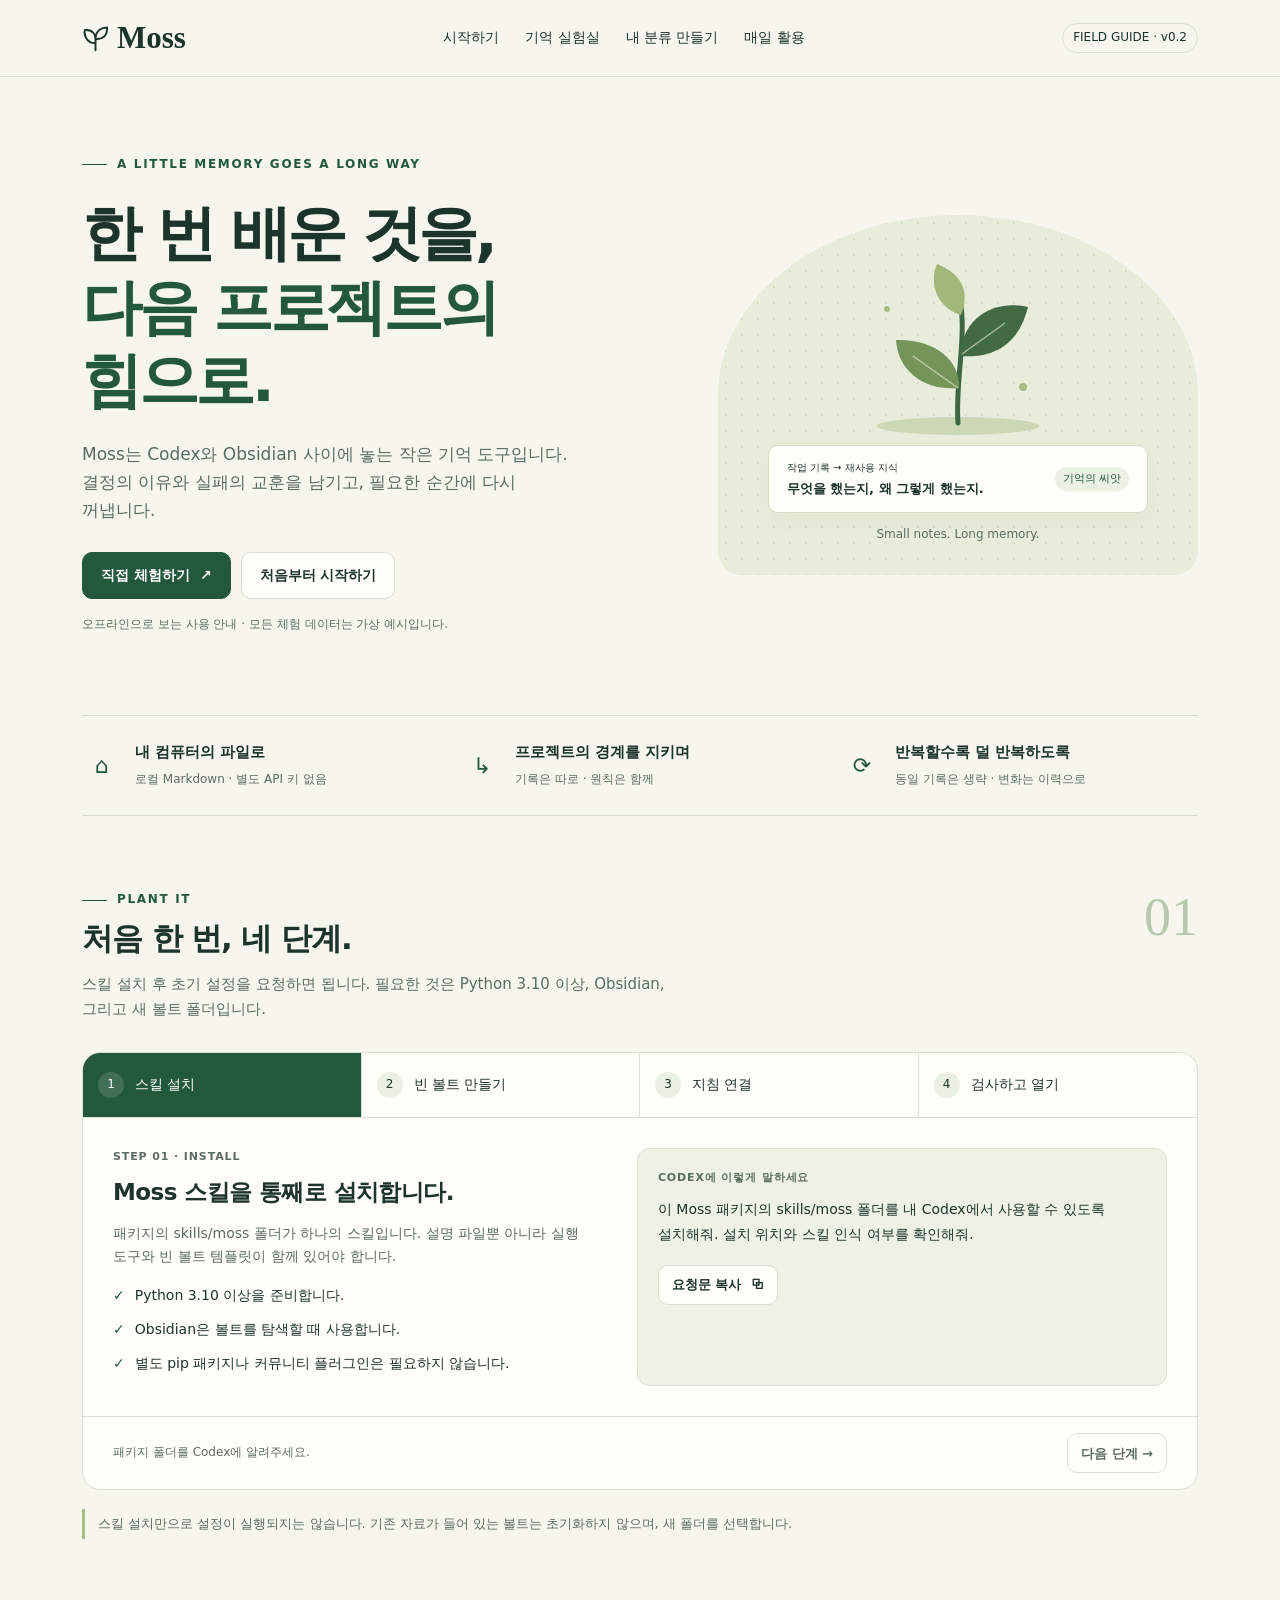
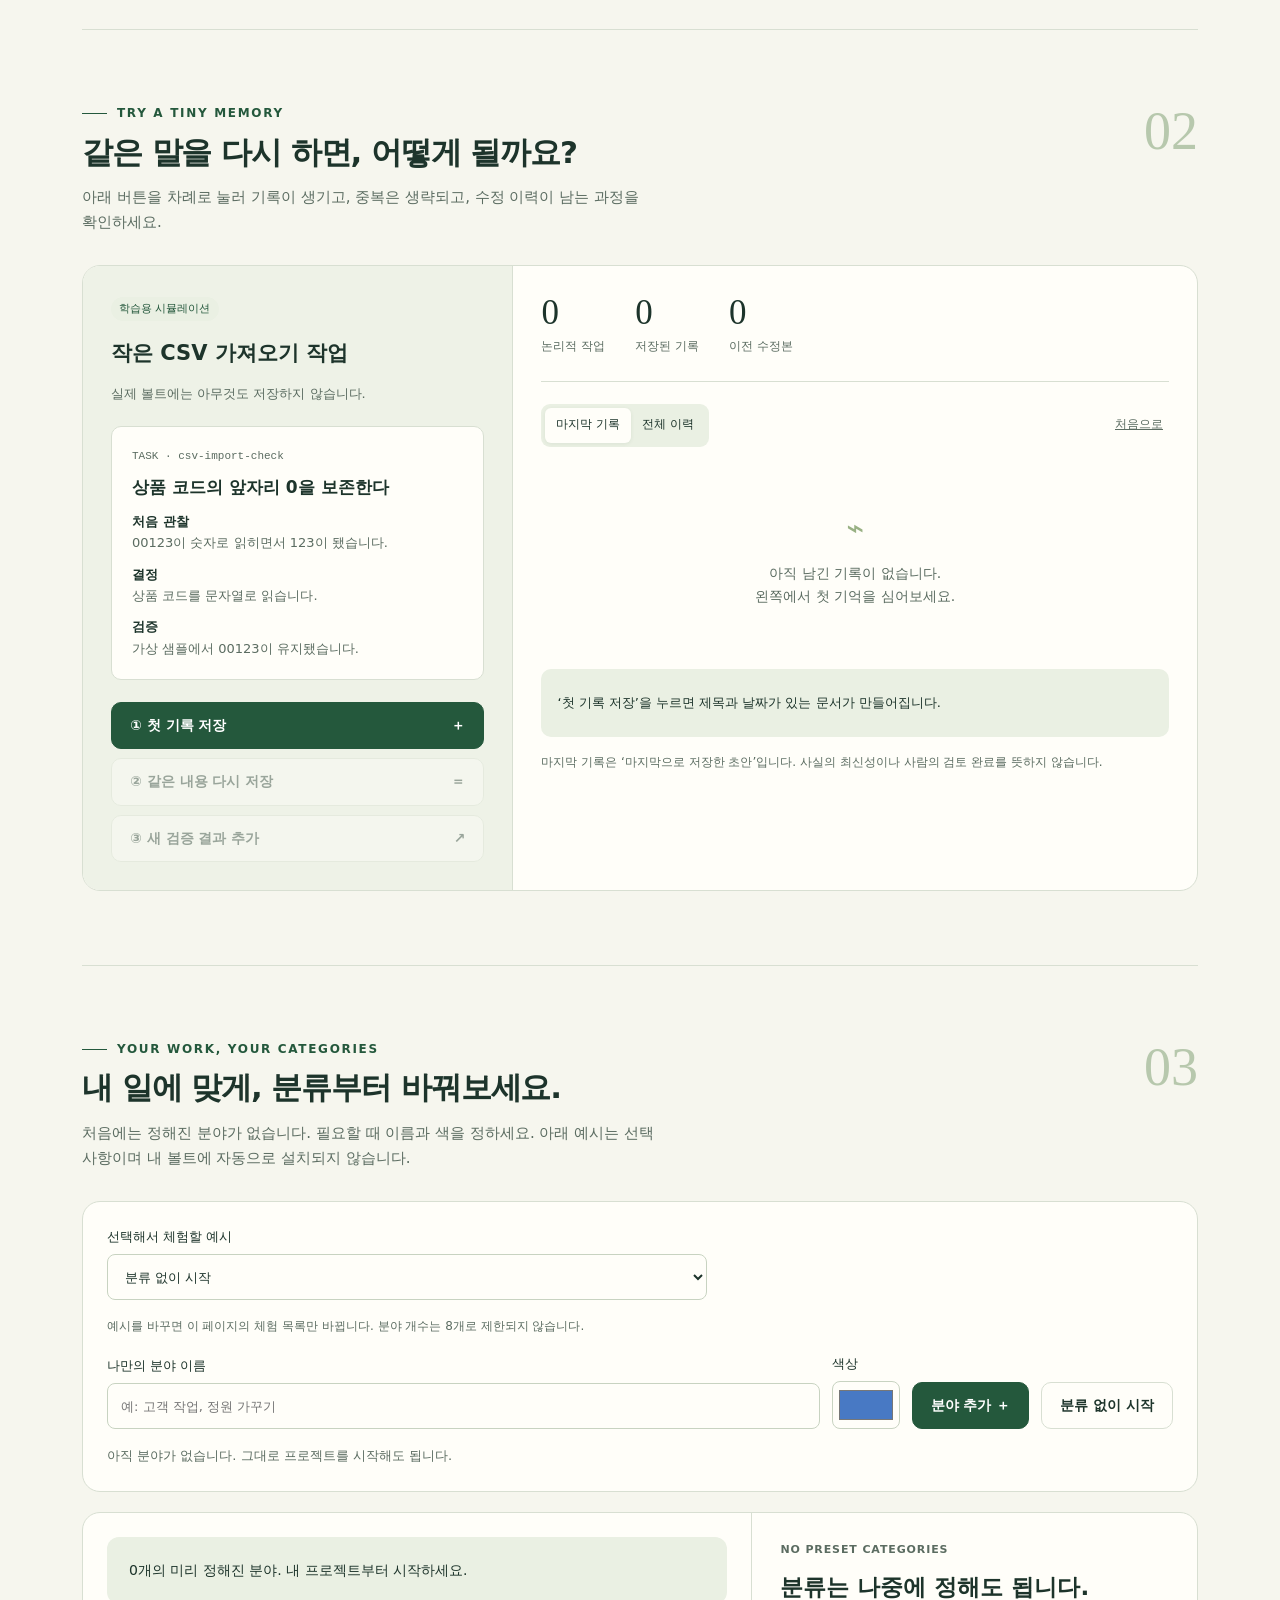
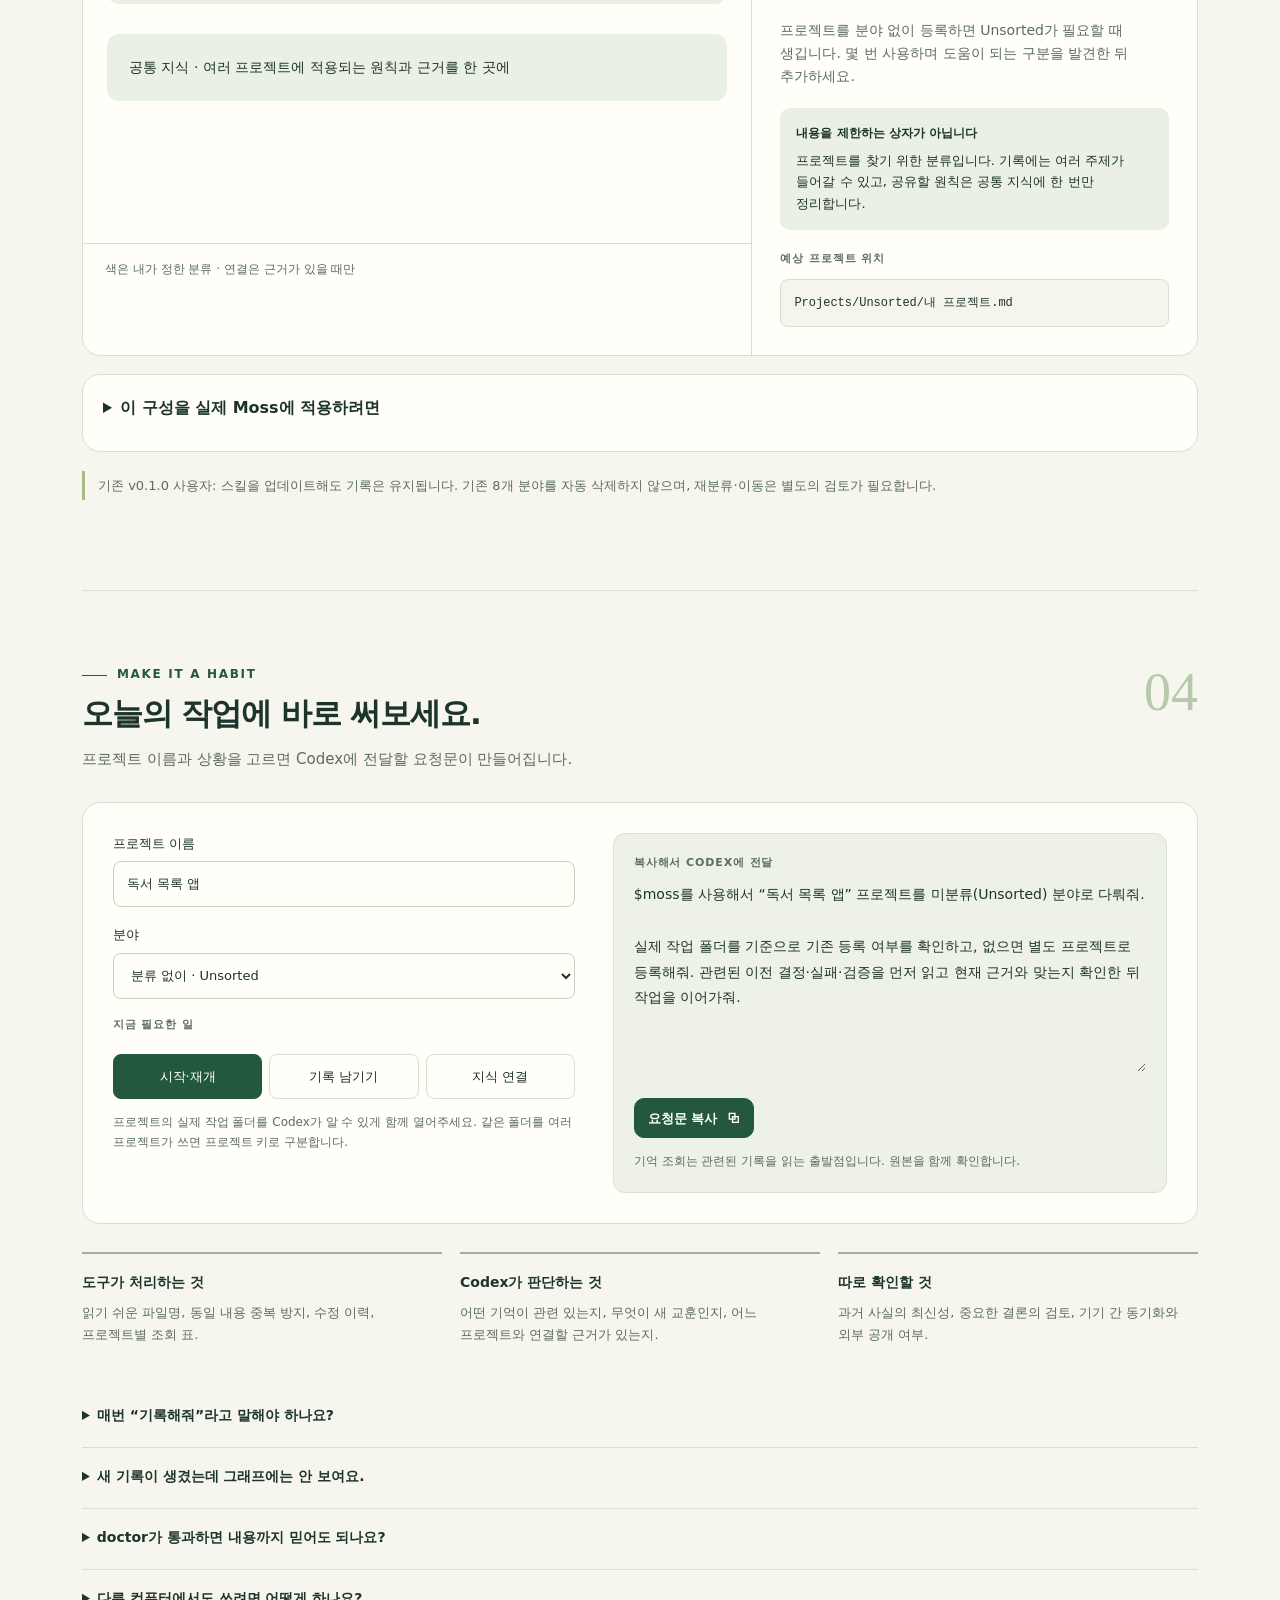
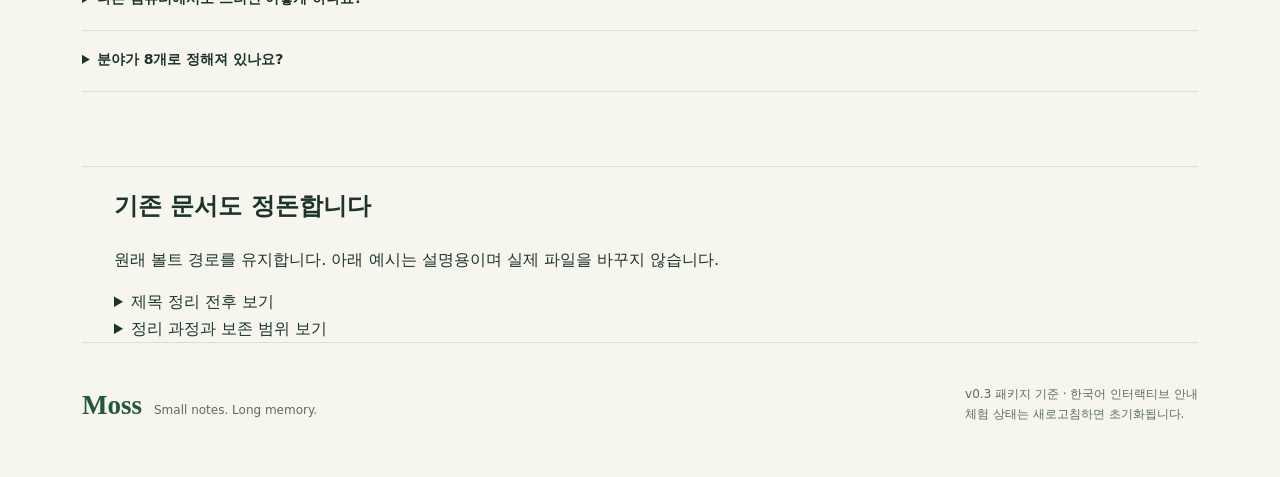
<file: docs/index.html>
<!doctype html>
<html lang="ko">
<head>
<meta charset="utf-8"><meta name="viewport" content="width=device-width,initial-scale=1">
<meta name="color-scheme" content="light"><title>Moss · 기억을 키우는 작은 사용 설명서</title>
<style>
:root{--paper:#f6f6ee;--ink:#1d342b;--muted:#5b6c61;--green:#24583c;--lime:#dbe9a7;--line:#d8dfd2;--white:#fffef9;--soft:#eaf0e3;--blue:#4879c4;--teal:#35a38b;--orange:#de9745;--purple:#8672bd;--pink:#cf7895;--invest:#619846;--tan:#a98a61;--slate:#7d8897;--shared:#2d9d9d}
*{box-sizing:border-box}html{scroll-behavior:smooth;scroll-padding-top:100px}body{margin:0;background:var(--paper);color:var(--ink);font-family:Inter,"Pretendard","Noto Sans KR","Malgun Gothic",system-ui,sans-serif;line-height:1.65;word-break:keep-all}button,input,select,textarea{font:inherit}button,a,input,select,summary,textarea{-webkit-tap-highlight-color:transparent}button{cursor:pointer}button:disabled{cursor:not-allowed;opacity:.4}button:focus-visible,a:focus-visible,input:focus-visible,select:focus-visible,summary:focus-visible,textarea:focus-visible{outline:3px solid #8a6cba;outline-offset:4px}a{color:inherit;text-decoration-thickness:1px;text-underline-offset:4px}button{color:inherit}svg{display:block}::selection{background:var(--lime)}[hidden]{display:none!important}.wrap{max-width:1180px;margin:auto;padding:0 32px}.top{position:sticky;top:0;z-index:10;border-bottom:1px solid var(--line);background:rgba(246,246,238,.96);backdrop-filter:blur(15px)}.top .wrap{display:flex;justify-content:space-between;align-items:center;gap:24px;min-height:76px}.brand{font-family:Georgia,serif;font-size:31px;font-weight:bold;text-decoration:none;display:flex;align-items:center;gap:8px}.brand svg{width:27px;height:30px}.top nav{display:flex;gap:26px;font-size:14px}.top nav a{text-decoration:none}.top nav a:hover{color:var(--green);text-decoration:underline}.version{font-size:12px;border:1px solid var(--line);border-radius:20px;padding:4px 10px;white-space:nowrap}.hero{display:grid;grid-template-columns:1.2fr 1fr;gap:60px;align-items:center;padding-top:78px;padding-bottom:80px}.eyebrow{font-size:12px;font-weight:700;letter-spacing:.14em;text-transform:uppercase;color:var(--green);display:flex;align-items:center;gap:10px}.eyebrow:before{content:"";width:25px;height:1px;background:currentColor}h1{font-size:clamp(38px,4.7vw,60px);font-weight:750;line-height:1.23;letter-spacing:-.055em;margin:22px 0}h1 em{font-style:normal;color:var(--green);position:relative}p{margin:0 0 16px}.lead{color:var(--muted);font-size:17px;max-width:490px}.actions{display:flex;flex-wrap:wrap;gap:10px;margin-top:28px}.btn{display:inline-flex;justify-content:center;align-items:center;gap:10px;padding:11px 18px;min-height:46px;border:1px solid var(--line);border-radius:10px;background:var(--white);text-decoration:none;font-size:14px;font-weight:600;transition:background .15s,transform .15s}.btn:hover:not(:disabled){background:var(--soft);transform:translateY(-1px)}.btn.primary{background:var(--green);color:white;border-color:var(--green)}.btn.primary:hover{background:#18452c}.btn.small{padding:8px 13px;min-height:40px;font-size:13px}.caption{font-size:12px;color:var(--muted);margin-top:16px}.hero-art{position:relative;min-height:360px;background:#e8eddb;border-radius:50% 50% 24px 24px;display:flex;flex-direction:column;align-items:center;justify-content:center;padding:26px 16px;overflow:hidden}.hero-art:before{content:"";position:absolute;inset:0;background-image:radial-gradient(#869e762f .8px,transparent .8px);background-size:16px 16px}.hero-art>svg{height:200px;width:240px;position:relative}.sprout{transform-origin:120px 180px;animation:sway 7s ease-in-out infinite}.floating-note{position:relative;background:var(--white);border:1px solid #d5ddc6;border-radius:10px;padding:12px 18px;font-size:12px;box-shadow:0 8px 20px #2845280a;width:85%;display:flex;justify-content:space-between;align-items:center;gap:12px}.floating-note b{font-size:13px}.badge{display:inline-block;font-size:11px;border-radius:20px;padding:3px 8px;background:var(--soft);color:var(--green);white-space:nowrap}.art-footer{position:relative;margin-top:12px;font-size:12px;color:var(--muted)}.manifest{padding:24px 0;border-top:1px solid var(--line);border-bottom:1px solid var(--line);display:grid;grid-template-columns:repeat(3,1fr);gap:24px}.manifest>div{display:flex;align-items:center;gap:13px}.manifest strong{display:block;font-size:15px}.manifest small{color:var(--muted);font-size:12px}.symbol{font-size:22px;color:var(--green);width:40px;text-align:center}section{padding:74px 0;border-bottom:1px solid var(--line)}.section-head{display:flex;align-items:start;justify-content:space-between;gap:28px;margin-bottom:30px}.section-head h2{font-size:31px;line-height:1.35;letter-spacing:-.035em;margin:8px 0 12px}.section-head p{color:var(--muted);font-size:15px;max-width:620px;margin-bottom:0}.section-n{font-family:Georgia,serif;font-size:54px;line-height:1;color:#b7c8ad}.panel{background:var(--white);border:1px solid var(--line);border-radius:18px;overflow:hidden}.steps{display:grid;grid-template-columns:repeat(4,1fr);border-bottom:1px solid var(--line)}.step{border:0;border-right:1px solid var(--line);padding:19px 15px;background:transparent;text-align:left;font-size:14px;display:flex;align-items:center;gap:11px}.step:last-child{border-right:0}.step span{width:26px;height:26px;display:grid;place-items:center;border-radius:50%;background:var(--soft);font-size:12px;flex-shrink:0}.step[aria-selected=true]{background:var(--green);color:white}.step[aria-selected=true] span{background:#ffffff22}.setup-body{padding:30px;display:grid;grid-template-columns:1fr 1.1fr;gap:42px}.setup-body h3{font-size:23px;line-height:1.4;margin:0 0 14px;letter-spacing:-.025em}.setup-body p{font-size:14px;color:var(--muted)}.checkline{display:flex;gap:10px;font-size:14px;margin:11px 0}.checkline:before{content:"✓";color:var(--green);font-weight:bold}.mini-label{font-size:11px;letter-spacing:.08em;font-weight:700;color:var(--muted);text-transform:uppercase;margin-bottom:10px}.prompt-box{background:#edf1e6;border:1px solid #dbe1d3;border-radius:12px;padding:20px}.prompt-box pre{font-family:inherit;white-space:pre-wrap;overflow-wrap:anywhere;font-size:14px;line-height:1.8;margin:0}.prompt-box .btn{margin-top:18px}.setup-footer{padding:16px 30px;border-top:1px solid var(--line);display:flex;justify-content:space-between;align-items:center;gap:15px;font-size:12px;color:var(--muted)}.notice{font-size:13px;color:var(--muted);border-left:3px solid #a9bd82;padding:4px 0 4px 13px;margin-top:19px}.lab{display:grid;grid-template-columns:.85fr 1.35fr;gap:0}.lab-input{padding:28px;border-right:1px solid var(--line);background:#eef2e7}.lab-input h3{margin:0 0 12px;font-size:21px}.example-note{background:var(--white);border-radius:10px;border:1px solid var(--line);padding:20px;margin:22px 0}.example-note .type{font-size:11px;color:var(--muted);font-family:ui-monospace,monospace}.example-note h4{font-size:17px;line-height:1.5;margin:10px 0}.example-note dl{margin:0;font-size:13px}.example-note dt{font-weight:bold;margin-top:10px}.example-note dd{margin:0;color:var(--muted)}.lab-controls{display:grid;gap:9px}.lab-controls .btn{justify-content:space-between}.lab-output{padding:28px;min-width:0}.stats{display:flex;gap:30px;padding-bottom:22px;border-bottom:1px solid var(--line)}.stats b{display:block;font-family:Georgia,serif;font-size:35px;line-height:1.1;font-weight:normal}.stats small{font-size:12px;color:var(--muted)}.view-bar{display:flex;flex-wrap:wrap;align-items:center;justify-content:space-between;gap:10px;margin:22px 0 14px}.seg{display:flex;background:var(--soft);padding:4px;border-radius:9px}.seg button{border:0;border-radius:6px;padding:7px 11px;background:transparent;font-size:12px;min-height:35px}.seg button[aria-pressed=true]{background:var(--white);box-shadow:0 1px 4px #233d1c12}.reset{font-size:12px;border:0;background:transparent;text-decoration:underline;color:var(--muted);min-height:40px}.records{min-height:190px;max-height:360px;overflow:auto}.empty{height:190px;display:grid;place-content:center;text-align:center;color:var(--muted);font-size:14px;gap:9px}.empty span{font-size:30px;color:#99b184}.record{border:1px solid var(--line);border-radius:10px;padding:15px;margin-bottom:10px;animation:appear .25s ease-out}.record.old{opacity:.7;background:#f4f4ed}.record-top{display:flex;justify-content:space-between;gap:12px;align-items:center;font-size:11px;color:var(--muted)}.record strong{display:block;font-size:14px;margin:8px 0;overflow-wrap:anywhere;word-break:normal}.record p{font-size:12px;color:var(--muted);margin:0}.event{padding:14px 16px;background:var(--soft);border-radius:10px;font-size:13px;margin-top:18px;min-height:68px;display:flex;align-items:center}.graph-layout{display:grid;grid-template-columns:1.5fr 1fr}.graph-side{border-left:1px solid var(--line);padding:28px}.graph-side h3{font-size:23px;margin:7px 0 12px}.graph-side p{font-size:14px;color:var(--muted)}.legend-grid{display:grid;grid-template-columns:repeat(4,1fr);gap:8px;margin-bottom:20px}.legend{border:1px solid var(--line);border-radius:8px;display:flex;align-items:center;gap:7px;justify-content:center;background:var(--white);font-size:12px;padding:8px 4px;min-height:40px}.legend[aria-pressed=true]{border-color:var(--green);background:var(--soft);box-shadow:inset 0 0 0 1px var(--green)}.dot{width:9px;height:9px;border-radius:50%;background:var(--c);flex-shrink:0}.graph{height:425px;position:relative;background-image:radial-gradient(#b0c0a644 1px,transparent 1px);background-size:20px 20px}.wires{position:absolute;width:100%;height:100%;inset:0;pointer-events:none}.wires line{stroke:#bacaba;stroke-width:.5;vector-effect:non-scaling-stroke}.wires .relation{stroke:#8caaa0;stroke-width:1.5}.node{position:absolute;transform:translate(-50%,-50%);border:0;background:transparent;font-size:12px;text-align:center;padding:0;width:96px;min-height:60px;display:flex;flex-direction:column;gap:6px;align-items:center}.node .orb{width:25px;height:25px;border-radius:50%;background:var(--c);box-shadow:0 0 0 7px #ffffff9c;transition:transform .2s}.node[aria-pressed=true] .orb{box-shadow:0 0 0 8px #dce7d0;transform:scale(1.18)}.node:hover .orb{transform:scale(1.15)}.node.shared{font-weight:700;width:100px}.node.shared .orb{width:34px;height:34px}.lognode{position:absolute;transform:translate(-50%,-50%);font-size:10px;color:var(--muted);text-align:center;pointer-events:none}.lognode:before{content:"";display:block;width:7px;height:7px;background:#bdc6b6;margin:0 auto 3px;border-radius:2px}.graph-bar{display:flex;justify-content:space-between;gap:12px;padding:16px 22px;border-top:1px solid var(--line);font-size:12px;color:var(--muted)}.switch{display:flex;align-items:center;gap:8px;cursor:pointer}.switch input{accent-color:var(--green);width:17px;height:17px}.reason{padding:16px;background:var(--soft);border-radius:10px;font-size:13px;margin:20px 0}.reason b{display:block;font-size:12px;margin-bottom:6px}.path{font:12px/1.7 ui-monospace,SFMono-Regular,Consolas,monospace;word-break:break-all;padding:13px;background:#f5f5ee;border:1px solid var(--line);border-radius:8px}.builder{display:grid;grid-template-columns:1fr 1.2fr;gap:38px;padding:30px}.field{display:grid;gap:7px;font-size:13px;margin-bottom:17px}.field input,.field select{width:100%;min-height:46px;padding:10px 13px;background:var(--white);border:1px solid #c8d3c1;border-radius:8px;color:var(--ink)}.scenarios{display:grid;grid-template-columns:repeat(3,1fr);gap:7px;margin-top:20px}.scenario{background:transparent;border:1px solid var(--line);padding:11px 6px;border-radius:8px;min-height:44px;font-size:13px}.scenario[aria-pressed=true]{background:var(--green);color:white;border-color:var(--green)}.builder textarea{width:100%;border:0;background:transparent;resize:vertical;color:var(--ink);min-height:190px;font-size:14px;line-height:1.85;padding:0}.prompt-hint{font-size:12px;color:var(--muted);margin-top:14px}.responsibilities{display:grid;grid-template-columns:repeat(3,1fr);gap:18px;margin-top:28px}.responsibility{border-top:2px solid #a0b18e;padding-top:15px}.responsibility b{font-size:14px}.responsibility p{font-size:13px;color:var(--muted);margin:7px 0}.faq{margin-top:35px}.faq details{border-bottom:1px solid var(--line);padding:17px 0}.faq summary{cursor:pointer;font-size:14px;font-weight:600;min-height:26px}.faq details p{font-size:13px;color:var(--muted);margin:13px 0 4px;max-width:850px}.footer{padding:40px 0 50px;display:flex;align-items:center;justify-content:space-between;gap:20px;color:var(--muted);font-size:12px}.footer strong{font-family:Georgia,serif;font-size:27px;color:var(--green);margin-right:12px}.toast{position:fixed;bottom:25px;left:50%;transform:translateX(-50%);background:var(--ink);color:var(--white);padding:12px 22px;border-radius:12px;box-shadow:0 8px 32px #0002;z-index:20;font-size:13px;max-width:calc(100vw - 30px);text-align:center}.skip{position:absolute;left:20px;top:-60px;z-index:30;padding:10px;background:var(--white)}.skip:focus{top:10px}@keyframes sway{50%{transform:rotate(3deg)}}@keyframes appear{from{opacity:0;transform:translateY(5px)}to{opacity:1;transform:translateY(0)}}
@media(max-width:850px){.hero{gap:25px;grid-template-columns:1.1fr 1fr}.hero-art{min-height:320px}.top nav{gap:16px}.version{display:none}.lab{grid-template-columns:1fr 1.2fr}.graph-layout{grid-template-columns:1.2fr 1fr}.node{width:77px;font-size:11px}.builder{gap:25px}.setup-body{gap:25px}}
@media(max-width:650px){.wrap{padding:0 20px}.top .wrap{min-height:68px;gap:15px}.top nav{gap:13px;font-size:12px}.brand{font-size:27px}.brand svg{width:20px}.hero{grid-template-columns:1fr;padding:42px 0;gap:30px}.hero-art{min-height:290px;max-width:440px;width:100%;margin:auto}.hero-art>svg{height:150px}.lead{font-size:15px}.manifest{grid-template-columns:1fr;gap:15px;padding:22px 0}.manifest>div{gap:14px}.manifest strong{font-size:14px}.manifest small{font-size:12px}.symbol{width:29px}.section-head h2{font-size:27px}.section-n{font-size:40px}.section-head{gap:12px}section{padding:48px 0}.steps{grid-template-columns:repeat(2,1fr)}.step{border-bottom:1px solid var(--line);padding:14px}.step:nth-child(2){border-right:0}.step:nth-child(n+3){border-bottom:0}.setup-body,.builder{grid-template-columns:1fr;padding:22px;gap:20px}.setup-footer{padding:15px 22px}.setup-footer>span{max-width:58%}.lab{grid-template-columns:1fr}.lab-input{border-right:0;border-bottom:1px solid var(--line);padding:22px}.lab-output{padding:22px}.lab-controls{grid-template-columns:1fr}.stats{justify-content:space-around;gap:16px}.graph-layout{grid-template-columns:1fr}.graph-side{border-left:0;border-top:1px solid var(--line);padding:22px}.graph{height:390px}.node{width:88px;font-size:12px}.legend-grid{grid-template-columns:repeat(4,1fr);gap:6px}.legend{font-size:11px}.graph-bar{padding:14px;flex-wrap:wrap}.responsibilities{grid-template-columns:1fr;gap:18px}.footer{align-items:start;flex-direction:column;gap:10px}.prompt-box{padding:17px}.caption{font-size:11px}.scenarios{margin-top:15px}.section-head p{font-size:14px}}
@media(max-width:370px){.wrap{padding:0 14px}.top nav{gap:9px;font-size:11px}.brand{font-size:25px}.brand svg{display:none}.legend-grid{grid-template-columns:repeat(3,1fr)}.section-head h2{font-size:25px}.node{width:74px;font-size:11px}.graph{height:360px}.btn{padding:10px 13px}.stats b{font-size:31px}}
@media(prefers-reduced-motion:reduce){html{scroll-behavior:auto}*,*:before,*:after{animation:none!important;transition:none!important}}
.personalizer{padding:24px;margin-bottom:20px}.profile-intro{max-width:600px}.domain-form{display:flex;align-items:end;gap:12px;flex-wrap:wrap}.domain-form .field:first-child{flex:1;min-width:180px}.domain-form input[type=color]{width:68px;height:48px;padding:4px}.domain-form .field{margin-bottom:0}#profile-status{font-size:13px;color:var(--muted);margin:16px 0 0}.domain-preview{display:grid;grid-template-columns:repeat(auto-fit,minmax(145px,1fr));gap:14px;padding:24px;align-content:start;min-height:330px}.area-card{display:flex;flex-direction:column;align-items:start;gap:9px;border:1px solid var(--line);border-top:5px solid var(--c);border-radius:12px;padding:18px;background:var(--white);text-align:left;overflow-wrap:anywhere}.area-card[aria-pressed=true]{background:var(--soft);outline:2px solid var(--green)}.area-card small{color:var(--muted)}.shared-card,.empty-profile{grid-column:1/-1;padding:22px;border-radius:12px;background:var(--soft);font-size:14px}.profile-export{padding:20px;margin-top:18px}.profile-export summary{cursor:pointer;font-weight:600;min-height:36px}.profile-export p{margin-top:14px;font-size:14px;color:var(--muted)}#profile-json{width:100%;min-height:230px;padding:15px;background:var(--paper);border:1px solid var(--line);border-radius:8px;margin-bottom:12px;font-family:monospace;font-size:13px}@media(max-width:650px){.personalizer{padding:20px}.domain-preview{padding:18px}.domain-form{gap:10px}.domain-form .btn{flex:1}.top nav{gap:10px}.top nav a{font-size:11px}}
</style>
</head>
<body>
<a class="skip" href="#main">본문으로 이동</a>
<header class="top"><div class="wrap"><a class="brand" href="#main" aria-label="Moss 처음으로"><svg viewBox="0 0 30 34" aria-hidden="true"><path d="M15 31V15M15 23C3 23 2 11 3 8c9-1 13 5 12 15M15 18C15 8 23 5 28 5c1 9-5 14-13 13" fill="none" stroke="currentColor" stroke-width="2.2" stroke-linecap="round"/></svg>Moss</a><nav aria-label="가이드 목차"><a href="#setup">시작하기</a><a href="#lab">기억 실험실</a><a href="#map">내 분류 만들기</a><a href="#daily">매일 활용</a></nav><span class="version">FIELD GUIDE · v0.2</span></div></header>
<main class="wrap" id="main">
<div class="hero"><div><div class="eyebrow">A little memory goes a long way</div><h1>한 번 배운 것을,<br><em>다음 프로젝트의 힘으로.</em></h1><p class="lead">Moss는 Codex와 Obsidian 사이에 놓는 작은 기억 도구입니다. 결정의 이유와 실패의 교훈을 남기고, 필요한 순간에 다시 꺼냅니다.</p><div class="actions"><a class="btn primary" href="#lab">직접 체험하기 <span aria-hidden="true">↗</span></a><a class="btn" href="#setup">처음부터 시작하기</a></div><div class="caption">오프라인으로 보는 사용 안내 · 모든 체험 데이터는 가상 예시입니다.</div></div><div class="hero-art" aria-label="작은 기록에서 재사용 지식이 자라는 모습을 그린 그림"><svg viewBox="0 0 240 200" aria-hidden="true"><ellipse cx="120" cy="181" rx="81" ry="9" fill="#cbd7b5"/><g class="sprout"><path d="M120 178C117 135 129 95 122 53" fill="none" stroke="#3e6744" stroke-width="5" stroke-linecap="round"/><path d="M121 143C87 146 60 127 58 95c38-1 64 19 63 48" fill="#75945a"/><path d="M122 111C124 74 154 54 190 62c-8 33-30 52-68 49" fill="#426b45"/><path d="M123 70C98 63 91 37 99 19c23 9 34 26 24 51" fill="#a2b87a"/><path d="M75 111l45 32m47-65l-43 31" stroke="#ebefda" fill="none" stroke-width="1.5" opacity=".6"/></g><circle cx="49" cy="64" r="3" fill="#a8bd88"/><circle cx="185" cy="142" r="4" fill="#a8bd88"/></svg><div class="floating-note"><div><small>작업 기록 → 재사용 지식</small><br><b>무엇을 했는지, 왜 그렇게 했는지.</b></div><span class="badge">기억의 씨앗</span></div><div class="art-footer">Small notes. Long memory.</div></div></div>
<div class="manifest"><div><span class="symbol" aria-hidden="true">⌂</span><div><strong>내 컴퓨터의 파일로</strong><small>로컬 Markdown · 별도 API 키 없음</small></div></div><div><span class="symbol" aria-hidden="true">↳</span><div><strong>프로젝트의 경계를 지키며</strong><small>기록은 따로 · 원칙은 함께</small></div></div><div><span class="symbol" aria-hidden="true">⟳</span><div><strong>반복할수록 덜 반복하도록</strong><small>동일 기록은 생략 · 변화는 이력으로</small></div></div></div>

<section id="setup"><div class="section-head"><div><div class="eyebrow">Plant it</div><h2>처음 한 번, 네 단계.</h2><p>스킬 설치 후 초기 설정을 요청하면 됩니다. 필요한 것은 Python 3.10 이상, Obsidian, 그리고 새 볼트 폴더입니다.</p></div><span class="section-n" aria-hidden="true">01</span></div><div class="panel"><div class="steps" role="tablist" aria-label="초기 설정 단계"><button class="step" id="step-0" role="tab" aria-selected="true" aria-controls="setup-panel"><span>1</span>스킬 설치</button><button class="step" id="step-1" role="tab" aria-selected="false" aria-controls="setup-panel" tabindex="-1"><span>2</span>빈 볼트 만들기</button><button class="step" id="step-2" role="tab" aria-selected="false" aria-controls="setup-panel" tabindex="-1"><span>3</span>지침 연결</button><button class="step" id="step-3" role="tab" aria-selected="false" aria-controls="setup-panel" tabindex="-1"><span>4</span>검사하고 열기</button></div><div id="setup-panel" role="tabpanel" aria-labelledby="step-0" class="setup-body"><div><div class="mini-label" id="step-kicker"></div><h3 id="step-title"></h3><p id="step-desc"></p><div id="step-checks"></div></div><div class="prompt-box"><div class="mini-label">Codex에 이렇게 말하세요</div><pre id="setup-prompt"></pre><button class="btn small" id="copy-setup">요청문 복사 <span aria-hidden="true">⧉</span></button></div></div><div class="setup-footer"><span id="step-foot"></span><button class="btn small" id="next-step">다음 단계 →</button></div></div><p class="notice">스킬 설치만으로 설정이 실행되지는 않습니다. 기존 자료가 들어 있는 볼트는 초기화하지 않으며, 새 폴더를 선택합니다.</p></section>

<section id="lab"><div class="section-head"><div><div class="eyebrow">Try a tiny memory</div><h2>같은 말을 다시 하면, 어떻게 될까요?</h2><p>아래 버튼을 차례로 눌러 기록이 생기고, 중복은 생략되고, 수정 이력이 남는 과정을 확인하세요.</p></div><span class="section-n" aria-hidden="true">02</span></div><div class="panel lab"><div class="lab-input"><span class="badge">학습용 시뮬레이션</span><h3 style="margin-top:15px">작은 CSV 가져오기 작업</h3><p style="font-size:13px;color:var(--muted)">실제 볼트에는 아무것도 저장하지 않습니다.</p><div class="example-note"><div class="type">TASK · csv-import-check</div><h4>상품 코드의 앞자리 0을 보존한다</h4><dl><dt>처음 관찰</dt><dd>00123이 숫자로 읽히면서 123이 됐습니다.</dd><dt>결정</dt><dd>상품 코드를 문자열로 읽습니다.</dd><dt>검증</dt><dd>가상 샘플에서 00123이 유지됐습니다.</dd></dl></div><div class="lab-controls"><button id="save-first" class="btn primary">① 첫 기록 저장 <span aria-hidden="true">＋</span></button><button id="save-same" class="btn" disabled>② 같은 내용 다시 저장 <span aria-hidden="true">＝</span></button><button id="save-revision" class="btn" disabled>③ 새 검증 결과 추가 <span aria-hidden="true">↗</span></button></div></div><div class="lab-output"><div class="stats"><div><b id="stat-tasks">0</b><small>논리적 작업</small></div><div><b id="stat-files">0</b><small>저장된 기록</small></div><div><b id="stat-history">0</b><small>이전 수정본</small></div></div><div class="view-bar"><div class="seg" role="group" aria-label="기록 보기"><button id="view-latest" aria-pressed="true">마지막 기록</button><button id="view-all" aria-pressed="false">전체 이력</button></div><button class="reset" id="reset-lab">처음으로</button></div><div class="records" id="records"></div><div class="event" id="lab-event" role="status" aria-live="polite">‘첫 기록 저장’을 누르면 제목과 날짜가 있는 문서가 만들어집니다.</div><p class="caption">마지막 기록은 ‘마지막으로 저장한 초안’입니다. 사실의 최신성이나 사람의 검토 완료를 뜻하지 않습니다.</p></div></div></section>

<section id="map"><div class="section-head"><div><div class="eyebrow">Your work, your categories</div><h2>내 일에 맞게, 분류부터 바꿔보세요.</h2><p>처음에는 정해진 분야가 없습니다. 필요할 때 이름과 색을 정하세요. 아래 예시는 선택 사항이며 내 볼트에 자동으로 설치되지 않습니다.</p></div><span class="section-n" aria-hidden="true">03</span></div>
<div class="panel personalizer"><div class="profile-intro"><label class="field">선택해서 체험할 예시<select id="persona"><option value="none">분류 없이 시작</option><option value="studio">프리랜서의 예시</option><option value="learner">배우는 사람의 예시</option></select></label><p class="caption">예시를 바꾸면 이 페이지의 체험 목록만 바뀝니다. 분야 개수는 8개로 제한되지 않습니다.</p></div><form id="domain-form" class="domain-form"><label class="field">나만의 분야 이름<input id="domain-name" maxlength="80" placeholder="예: 고객 작업, 정원 가꾸기" autocomplete="off"></label><label class="field">색상<input id="domain-color" type="color" value="#4879c4"></label><button class="btn primary" type="submit">분야 추가 ＋</button><button class="btn" id="clear-domains" type="button">분류 없이 시작</button></form><p id="profile-status" role="status" aria-live="polite">아직 분야가 없습니다. 그대로 프로젝트를 시작해도 됩니다.</p></div>
<div class="panel graph-layout"><div><div class="domain-preview" id="domain-preview"></div><div class="graph-bar"><span>색은 내가 정한 분류 · 연결은 근거가 있을 때만</span></div></div><div class="graph-side" aria-live="polite"><div class="mini-label" id="map-domain"></div><h3 id="map-title"></h3><p id="map-desc"></p><div class="reason"><b>내용을 제한하는 상자가 아닙니다</b><span>프로젝트를 찾기 위한 분류입니다. 기록에는 여러 주제가 들어갈 수 있고, 공유할 원칙은 공통 지식에 한 번만 정리합니다.</span></div><div class="mini-label">예상 프로젝트 위치</div><div class="path" id="map-path"></div></div></div>
<details class="profile-export panel"><summary>이 구성을 실제 Moss에 적용하려면</summary><p>아래 설정은 이름·색상만 담습니다. Codex에 복사해서 전달하면 현재 볼트의 분류에 추가하거나 표시 이름과 색을 갱신합니다. 기존 기록을 옮기거나 삭제하지 않습니다.</p><textarea id="profile-json" readonly aria-label="나의 분야 설정 JSON"></textarea><button class="btn small" id="copy-profile">설정 요청문 복사</button></details><p class="notice">기존 v0.1.0 사용자: 스킬을 업데이트해도 기록은 유지됩니다. 기존 8개 분야를 자동 삭제하지 않으며, 재분류·이동은 별도의 검토가 필요합니다.</p></section>

<section id="daily"><div class="section-head"><div><div class="eyebrow">Make it a habit</div><h2>오늘의 작업에 바로 써보세요.</h2><p>프로젝트 이름과 상황을 고르면 Codex에 전달할 요청문이 만들어집니다.</p></div><span class="section-n" aria-hidden="true">04</span></div><div class="panel builder"><div><label class="field">프로젝트 이름<input id="project-name" value="독서 목록 앱" maxlength="60" autocomplete="off"></label><label class="field">분야<select id="project-domain"></select></label><div class="mini-label">지금 필요한 일</div><div class="scenarios" role="group" aria-label="작업 상황"><button class="scenario" data-mode="start" aria-pressed="true">시작·재개</button><button class="scenario" data-mode="finish" aria-pressed="false">기록 남기기</button><button class="scenario" data-mode="share" aria-pressed="false">지식 연결</button></div><p class="prompt-hint">프로젝트의 실제 작업 폴더를 Codex가 알 수 있게 함께 열어주세요. 같은 폴더를 여러 프로젝트가 쓰면 프로젝트 키로 구분합니다.</p></div><div class="prompt-box"><div class="mini-label">복사해서 Codex에 전달</div><textarea id="daily-prompt" readonly aria-label="생성된 Codex 요청문"></textarea><button class="btn primary small" id="copy-daily">요청문 복사 <span aria-hidden="true">⧉</span></button><div class="prompt-hint" id="daily-hint" aria-live="polite"></div></div></div><div class="responsibilities"><div class="responsibility"><b>도구가 처리하는 것</b><p>읽기 쉬운 파일명, 동일 내용 중복 방지, 수정 이력, 프로젝트별 조회 표.</p></div><div class="responsibility"><b>Codex가 판단하는 것</b><p>어떤 기억이 관련 있는지, 무엇이 새 교훈인지, 어느 프로젝트와 연결할 근거가 있는지.</p></div><div class="responsibility"><b>따로 확인할 것</b><p>과거 사실의 최신성, 중요한 결론의 검토, 기기 간 동기화와 외부 공개 여부.</p></div></div><div class="faq"><details><summary>매번 “기록해줘”라고 말해야 하나요?</summary><p>지침 연결을 선택하면 Codex는 중요한 시작·완료 시점에 Moss를 사용하도록 안내받습니다. 다만 호출이 항상 보장되지는 않습니다. 오래 열린 채팅이나 누락이 의심되는 때는 “$moss를 적용해줘”라고 명시하세요. 모든 대화를 실시간으로 기록하는 기능은 아닙니다.</p></details><details><summary>새 기록이 생겼는데 그래프에는 안 보여요.</summary><p>기본 그래프에서 작업 로그를 숨기기 때문입니다. Home → 분야 → 프로젝트의 표에서 확인하세요. 그래프 검색을 특정 Records 폴더로 바꾸면 로그도 볼 수 있습니다. 이 페이지의 ‘작업 로그도 보기’는 그 차이를 설명하는 예시입니다.</p></details><details><summary>doctor가 통과하면 내용까지 믿어도 되나요?</summary><p>doctor는 볼트 구조, 프로젝트 연결 정보, 수정본 표시, Canvas 대상, 지침 연결 등을 검사합니다. 내용의 사실 여부, 모든 링크, Obsidian의 실제 화면까지 확인하지는 않습니다. 중요한 판단은 원본과 근거일을 다시 확인하세요.</p></details><details><summary>다른 컴퓨터에서도 쓰려면 어떻게 하나요?</summary><p>스킬과 볼트를 옮긴 뒤 새 기기의 설정 파일로 경로를 연결하고, 프로젝트 원본 폴더를 맞춘 후 doctor를 실행합니다. Moss가 클라우드 동기화를 제공하지는 않습니다. 동기화된 서로 다른 복사본에 동시에 쓰는 작업은 별도로 조정해야 합니다.</p></details><details><summary>분야가 8개로 정해져 있나요?</summary><p>아닙니다. v0.2부터 새 볼트는 분야가 0개이며, 사용자의 이름과 색상으로 설정합니다. 예시 선택은 필수가 아닙니다. 개인 기록도 포함되지 않으며, 이 HTML은 로컬 볼트를 읽거나 쓰지 않습니다.</p></details></div></section>
<section class="wrap" id="migration"><h2>기존 문서도 정돈합니다</h2><p>원래 볼트 경로를 유지합니다. 아래 예시는 설명용이며 실제 파일을 바꾸지 않습니다.</p><details><summary>제목 정리 전후 보기</summary><p><code>task_8f21b6e0a9134c7d.md</code> → <code>CSV 가져오기 오류 해결 — 2026-01-01.md</code></p><p>문서 내용으로 의미 있는 이름을 정합니다. 날짜는 근거가 있을 때만 붙이고, 이미 좋은 제목과 중요한 버전·과목 번호는 유지합니다. 본문 제목과 속성은 별도 검토합니다.</p></details><details><summary>정리 과정과 보존 범위 보기</summary><p>진단 → 개인화된 변경안 → 별도 사본에서 적용·검증 → 원본 전체 백업 → 기존 경로에 적용. 일반 링크·Canvas 참조를 수정하며 첨부파일과 수정 이력을 보존합니다. 유사 문서를 자동 삭제하지 않습니다.</p><p>플러그인 쿼리, 외부에서 들어오는 링크, 제목 앵커는 별도 확인이 필요합니다. 모든 자료의 사실관계를 재검증하는 기능은 아닙니다.</p></details></section><footer class="footer"><div><strong>Moss</strong>Small notes. Long memory.</div><div>v0.3 패키지 기준 · 한국어 인터랙티브 안내<br>체험 상태는 새로고침하면 초기화됩니다.</div></footer>
</main><div id="toast" class="toast" role="status" aria-live="polite" hidden></div>
<noscript><p style="padding:24px">체험 기능에는 JavaScript가 필요합니다. 기본 설명은 그대로 읽을 수 있습니다.</p></noscript>
<script>
(()=>{'use strict';
const $=s=>document.querySelector(s),$$=s=>Array.from(document.querySelectorAll(s));
const steps=[
 {k:'Step 01 · Install',title:'Moss 스킬을 통째로 설치합니다.',desc:'패키지의 skills/moss 폴더가 하나의 스킬입니다. 설명 파일뿐 아니라 실행 도구와 빈 볼트 템플릿이 함께 있어야 합니다.',checks:['Python 3.10 이상을 준비합니다.','Obsidian은 볼트를 탐색할 때 사용합니다.','별도 pip 패키지나 커뮤니티 플러그인은 필요하지 않습니다.'],prompt:'이 Moss 패키지의 skills/moss 폴더를 내 Codex에서 사용할 수 있도록 설치해줘. 설치 위치와 스킬 인식 여부를 확인해줘.',foot:'패키지 폴더를 Codex에 알려주세요.'},
 {k:'Step 02 · Set up',title:'쓰던 볼트를 정돈하고 계속 사용합니다.',desc:'기존 문서를 진단해 분류와 읽기 쉬운 파일명을 제안합니다. 별도 사본에서 링크를 수정하고 검증한 뒤, 전체 원본 백업을 남기고 기존 경로에 적용합니다.',checks:['기존 볼트가 기본입니다. 없는 경우에만 새 볼트를 만듭니다.','제목·이동 변경안을 확인하고 원문·이력을 보존합니다.','파일명과 링크를 검사합니다. 문서 내부 제목·플러그인 참조는 별도 확인합니다.'],prompt:'$moss로 내 기존 Obsidian 볼트와 규칙을 읽고, 실제 내용에 맞는 분류와 깔끔한 문서 파일명을 제안해줘. 의미 있는 날짜와 식별자는 유지해줘. 별도 미리보기에서 링크와 첨부파일 보존을 검증하고 전체 백업 후 기존 경로에 적용해줘. 기존 문서를 프로젝트 허브에 연결하고 이후 기록 지침도 적용해줘. 볼트가 없을 때만 새로 만들어줘.',foot:'설치와 초기 설정은 별도 단계입니다.'},
 {k:'Step 03 · Connect',title:'프로젝트의 시작과 끝에 연결합니다.',desc:'지침 연결을 요청하면 Codex의 AGENTS.md에 Moss 전용 구간이 추가됩니다. 기존 지침은 백업하고, 관련 없는 내용은 유지합니다.',checks:['시작할 때 관련 기억을 먼저 읽습니다.','의미 있는 완료·중단 때 결정과 검증을 기록합니다.','명시적으로 요청할 때만 쓰고 싶다면 지침 연결을 생략합니다.'],prompt:'$moss를 프로젝트 시작과 의미 있는 완료 시점에 사용하도록 내 Codex 지침에 연결해줘. 기존 지침은 보존하고, 다른 기억 도구와 충돌하는지 확인해줘.',foot:'같은 기억 도구의 지침이 있으면 먼저 조정합니다.'},
 {k:'Step 04 · Verify',title:'검사하고, Home에서 시작하세요.',desc:'doctor로 구조와 연결 상태를 확인합니다. Obsidian에서 생성한 폴더를 볼트로 열고 Home → 분야 → 프로젝트로 이동합니다.',checks:['doctor의 오류와 경고를 확인합니다.','Obsidian에서 Home과 Knowledge Map을 엽니다.','첫 프로젝트는 실제 작업 폴더와 분야로 등록합니다.'],prompt:'$moss의 doctor를 실행해서 초기 설정을 확인해줘. 볼트 경로와 검사 결과를 알려주고, 첫 프로젝트를 등록할 수 있는 상태인지 확인해줘.',foot:'검사 통과는 기록 내용의 사실 검증이 아닙니다.'}
];let stepIndex=0;
function showStep(i,focus=false){stepIndex=i;const s=steps[i];$$('.step').forEach((b,n)=>{b.setAttribute('aria-selected',n===i);b.tabIndex=n===i?0:-1;if(focus&&n===i)b.focus()});$('#setup-panel').setAttribute('aria-labelledby','step-'+i);$('#step-kicker').textContent=s.k;$('#step-title').textContent=s.title;$('#step-desc').textContent=s.desc;$('#step-checks').replaceChildren(...s.checks.map(t=>{let e=document.createElement('div');e.className='checkline';e.textContent=t;return e}));$('#setup-prompt').textContent=s.prompt;$('#step-foot').textContent=s.foot;$('#next-step').textContent=i===3?'처음 단계로 ↺':'다음 단계 →'}
$$('.step').forEach((b,i)=>{b.addEventListener('click',()=>showStep(i));b.addEventListener('keydown',e=>{let n=i;if(e.key==='ArrowRight')n=(i+1)%4;else if(e.key==='ArrowLeft')n=(i+3)%4;else if(e.key==='Home')n=0;else if(e.key==='End')n=3;else return;e.preventDefault();showStep(n,true)})});$('#next-step').addEventListener('click',()=>showStep((stepIndex+1)%4));showStep(0);
let toastTimer;function toast(t){clearTimeout(toastTimer);$('#toast').textContent=t;$('#toast').hidden=false;toastTimer=setTimeout(()=>$('#toast').hidden=true,3200)}
async function copy(text){try{if(!navigator.clipboard)throw new Error('fallback');await navigator.clipboard.writeText(text);toast('복사했습니다. Codex에 붙여넣으세요.')}catch{const t=document.createElement('textarea');t.value=text;t.style.cssText='position:fixed;left:-9999px;top:0';document.body.append(t);t.select();let ok=false;try{ok=document.execCommand('copy')}catch{}t.remove();toast(ok?'복사했습니다. Codex에 붙여넣으세요.':'자동 복사를 사용할 수 없습니다. 요청문을 직접 선택해 복사하세요.')}}
$('#copy-setup').addEventListener('click',()=>copy(steps[stepIndex].prompt));$('#copy-daily').addEventListener('click',()=>copy($('#daily-prompt').value));
let revisions=[],all=false;
function renderLab(message){let n=revisions.length;$('#stat-tasks').textContent=n?1:0;$('#stat-files').textContent=n;$('#stat-history').textContent=Math.max(0,n-1);$('#save-first').disabled=n>0;$('#save-same').disabled=!n;$('#save-revision').disabled=!n;$('#view-all').setAttribute('aria-pressed',all);$('#view-latest').setAttribute('aria-pressed',!all);const target=$('#records');target.replaceChildren();if(!n){const e=document.createElement('div');e.className='empty';e.innerHTML='<span aria-hidden="true">⌁</span><div>아직 남긴 기록이 없습니다.<br>왼쪽에서 첫 기억을 심어보세요.</div>';target.append(e)}else{(all?[...revisions].reverse():[revisions[n-1]]).forEach(r=>{const e=document.createElement('article');e.className='record'+(r.rev!==n?' old':'');const top=document.createElement('div');top.className='record-top';const tag=document.createElement('span');tag.textContent='수정본 '+r.rev+' · 검토 전 초안';const badge=document.createElement('span');badge.className='badge';badge.textContent=r.rev===n?'마지막 기록':'이전 이력';top.append(tag,badge);const name=document.createElement('strong');name.textContent='상품 코드 앞자리 0 보존 — 2026-01-01'+(r.rev>1?' (revision '+r.rev+')':'')+'.md';const detail=document.createElement('p');detail.textContent=r.text;e.append(top,name,detail);target.append(e)})}if(message)$('#lab-event').textContent=message}
$('#save-first').addEventListener('click',()=>{if(revisions.length)return;revisions.push({rev:1,text:'가상 샘플 1건에서 코드가 문자열로 보존됨을 확인했습니다.'});renderLab('새 기록 1개가 생겼습니다. 작업 ID는 같게 유지하고, 제목과 근거 날짜로 파일을 찾습니다.')});
$('#save-same').addEventListener('click',()=>renderLab('같은 작업·같은 내용입니다. 새 문서를 만들지 않았습니다. 저장된 기록 수는 그대로입니다.'));
$('#save-revision').addEventListener('click',()=>{if(!revisions.length)return;let n=revisions.length+1;revisions.push({rev:n,text:'가상 검증 범위를 '+n+'개 샘플로 넓혔습니다. 이전 결론의 적용 범위를 함께 기록합니다.'});renderLab('내용이 달라져 수정본 '+n+'이 생겼습니다. 이전 본문은 보존됩니다. ‘전체 이력’을 눌러 비교하세요.')});
$('#view-latest').addEventListener('click',()=>{all=false;renderLab()});$('#view-all').addEventListener('click',()=>{all=true;renderLab()});$('#reset-lab').addEventListener('click',()=>{revisions=[];all=false;renderLab('체험을 초기화했습니다. 실제 파일은 생성하거나 삭제하지 않습니다.')});renderLab();
let domains=[],selected='',mode='start',nextArea=1;
const presets={none:[],studio:[{id:'clients',ko:'고객 작업',color:'#4879C4'},{id:'originals',ko:'자체 작품',color:'#35A38B'}],learner:[{id:'courses',ko:'수업',color:'#8672BD'},{id:'practice',ko:'연습',color:'#DE9745'},{id:'reading',ko:'독서',color:'#619846'}]};
function choose(en){selected=en;const d=domains.find(x=>x.en===en);$$('[data-domain]').forEach(b=>b.setAttribute('aria-pressed',b.dataset.domain===en));$('#map-domain').textContent=d?d.ko+' · '+d.color:'No preset categories';$('#map-title').textContent=d?d.ko:'분류는 나중에 정해도 됩니다.';$('#map-desc').textContent=d?'이 분야에 속한 프로젝트를 따로 모아 찾습니다. 이름과 색상은 바꿀 수 있고, 기록의 경로를 구분하는 ID는 안정적으로 유지합니다.':'프로젝트를 분야 없이 등록하면 Unsorted가 필요할 때 생깁니다. 몇 번 사용하며 도움이 되는 구분을 발견한 뒤 추가하세요.';$('#map-path').textContent='Projects/'+(d?d.en:'Unsorted')+'/내 프로젝트.md'}
function profile(){return {domains:domains.map(d=>({id:d.en,label:d.ko,color:d.color}))}}
function renderDomains(){const container=$('#domain-preview');container.replaceChildren();if(!domains.length){const empty=document.createElement('p');empty.className='empty-profile';empty.textContent='0개의 미리 정해진 분야. 내 프로젝트부터 시작하세요.';container.append(empty)}domains.forEach(d=>{const b=document.createElement('button');b.className='area-card';b.dataset.domain=d.en;b.style.setProperty('--c',d.color);const dot=document.createElement('span');dot.className='dot';dot.setAttribute('aria-hidden','true');const label=document.createElement('strong');label.textContent=d.ko;const id=document.createElement('small');id.textContent=d.en;b.append(dot,label,id);b.addEventListener('click',()=>choose(d.en));container.append(b)});const knowledge=document.createElement('div');knowledge.className='shared-card';knowledge.textContent='공통 지식 · 여러 프로젝트에 적용되는 원칙과 근거를 한 곳에';container.append(knowledge);$('#project-domain').replaceChildren();const un=document.createElement('option');un.value='Unsorted';un.textContent='분류 없이 · Unsorted';$('#project-domain').append(un);domains.forEach(d=>{const o=document.createElement('option');o.value=d.en;o.textContent=d.ko;$('#project-domain').append(o)});if(domains.length)$('#project-domain').value=domains[0].en;$('#profile-json').value=JSON.stringify(profile(),null,2);choose(domains.some(d=>d.en===selected)?selected:(domains[0]?.en||''));buildPrompt()}
$('#persona').addEventListener('change',e=>{domains=presets[e.target.value].map(d=>({en:d.id,ko:d.ko,color:d.color}));nextArea=1;renderDomains();$('#profile-status').textContent=domains.length+'개 분야의 체험 예시입니다. 이름을 직접 추가해 나에게 맞춰보세요.'});
$('#domain-form').addEventListener('submit',e=>{e.preventDefault();const label=$('#domain-name').value.trim();if(!label||/[\r\n\[\]|<>]/.test(label)){toast('분야 이름을 한 줄로 입력하세요.');return}if(domains.some(d=>d.ko.toLowerCase()===label.toLowerCase())){toast('이미 같은 이름이 있습니다.');return}while(domains.some(d=>d.en==='area-'+nextArea))nextArea++;domains.push({en:'area-'+nextArea++,ko:label,color:$('#domain-color').value.toUpperCase()});$('#domain-name').value='';renderDomains();$('#profile-status').textContent=domains.length+'개 분야. 필요할 때 추가하며 사용하세요.'});
$('#clear-domains').addEventListener('click',()=>{domains=[];$('#persona').value='none';renderDomains();$('#profile-status').textContent='분류 없이 시작합니다. 실제 볼트는 변경하지 않습니다.'});
$('#copy-profile').addEventListener('click',()=>copy('$moss를 사용해 아래 분야 설정을 현재 볼트에 적용해줘. 새 볼트라면 setup --profile, 기존 Moss 볼트라면 configure --profile을 사용하고 doctor로 검증해줘. 기존 기록은 보존해줘.\n\n'+JSON.stringify(profile(),null,2)));

function buildPrompt(){const name=$('#project-name').value.trim()||'이 프로젝트';const d=domains.find(x=>x.en===$('#project-domain').value)||{en:'Unsorted',ko:'미분류'};const prefix='$moss를 사용해서 “'+name+'” 프로젝트를 '+d.ko+'('+d.en+') 분야로 다뤄줘.\n\n';const bodies={start:'실제 작업 폴더를 기준으로 기존 등록 여부를 확인하고, 없으면 별도 프로젝트로 등록해줘. 관련된 이전 결정·실패·검증을 먼저 읽고 현재 근거와 맞는지 확인한 뒤 작업을 이어가줘.',finish:'이번 작업에서 새로 관찰한 사실, 결정의 이유, 실패와 수정, 실제로 수행한 검증, 미검증 항목과 재사용 조건을 출처와 함께 기록해줘. 같은 작업은 기존 task_id를 유지하고, 동일 내용은 중복 저장하지 말아줘.',share:'이번 기록에서 다른 프로젝트에도 적용할 수 있는 원칙을 찾아줘. 기존 지식 노트를 먼저 검색하고, 근거·적용 조건·예외를 확인해 한 곳에 정리해줘. 관련 프로젝트에는 연결 이유와 적용 차이를 남겨줘.'};$('#daily-prompt').value=prefix+bodies[mode];$('#daily-hint').textContent={start:'기억 조회는 관련된 기록을 읽는 출발점입니다. 원본을 함께 확인합니다.',finish:'완료 후 실제 저장 경로와 검사 결과를 확인하세요.',share:'같은 분야라는 이유만으로 자동 연결하거나 기존 결론을 덮어쓰지 않습니다.'}[mode]}
$$('.scenario').forEach(b=>b.addEventListener('click',()=>{mode=b.dataset.mode;$$('.scenario').forEach(x=>x.setAttribute('aria-pressed',x===b));buildPrompt()}));$('#project-name').addEventListener('input',buildPrompt);$('#project-domain').addEventListener('change',buildPrompt);renderDomains();
})();
</script>
</body></html>
</file>
